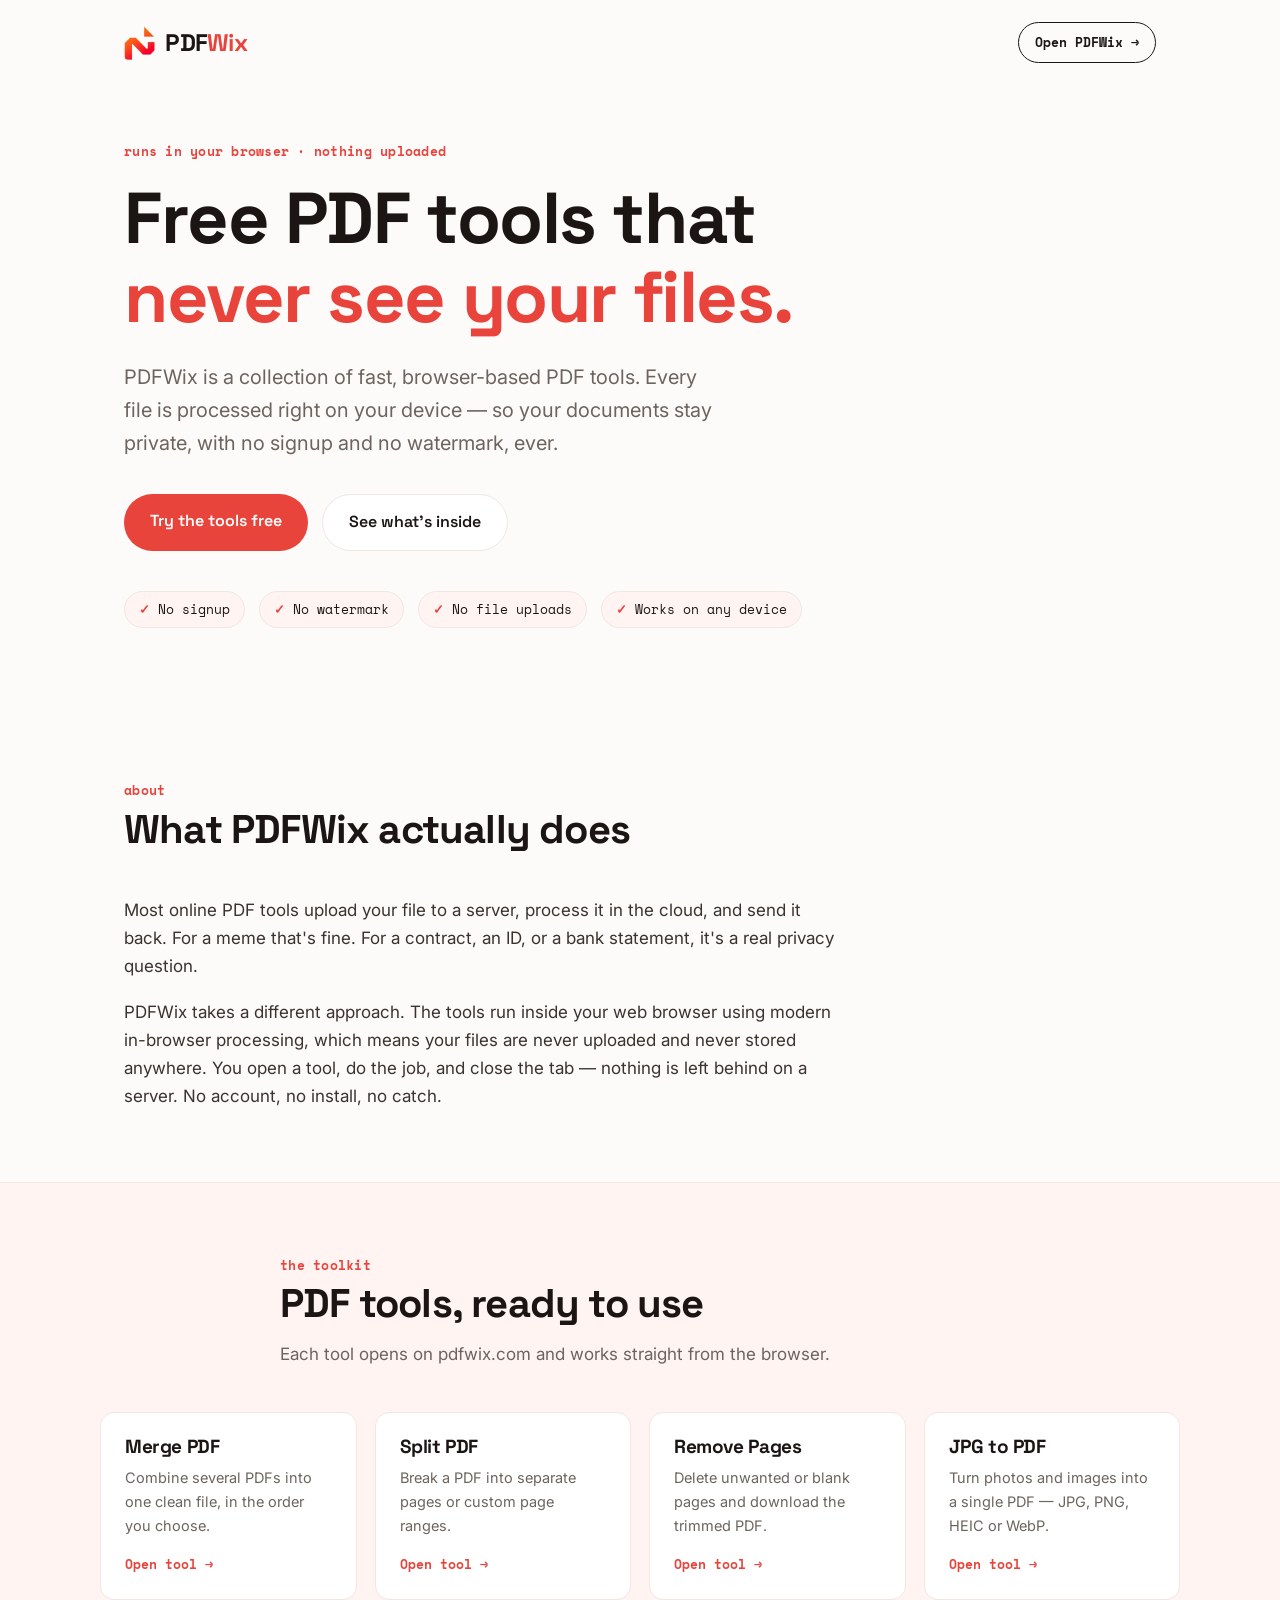
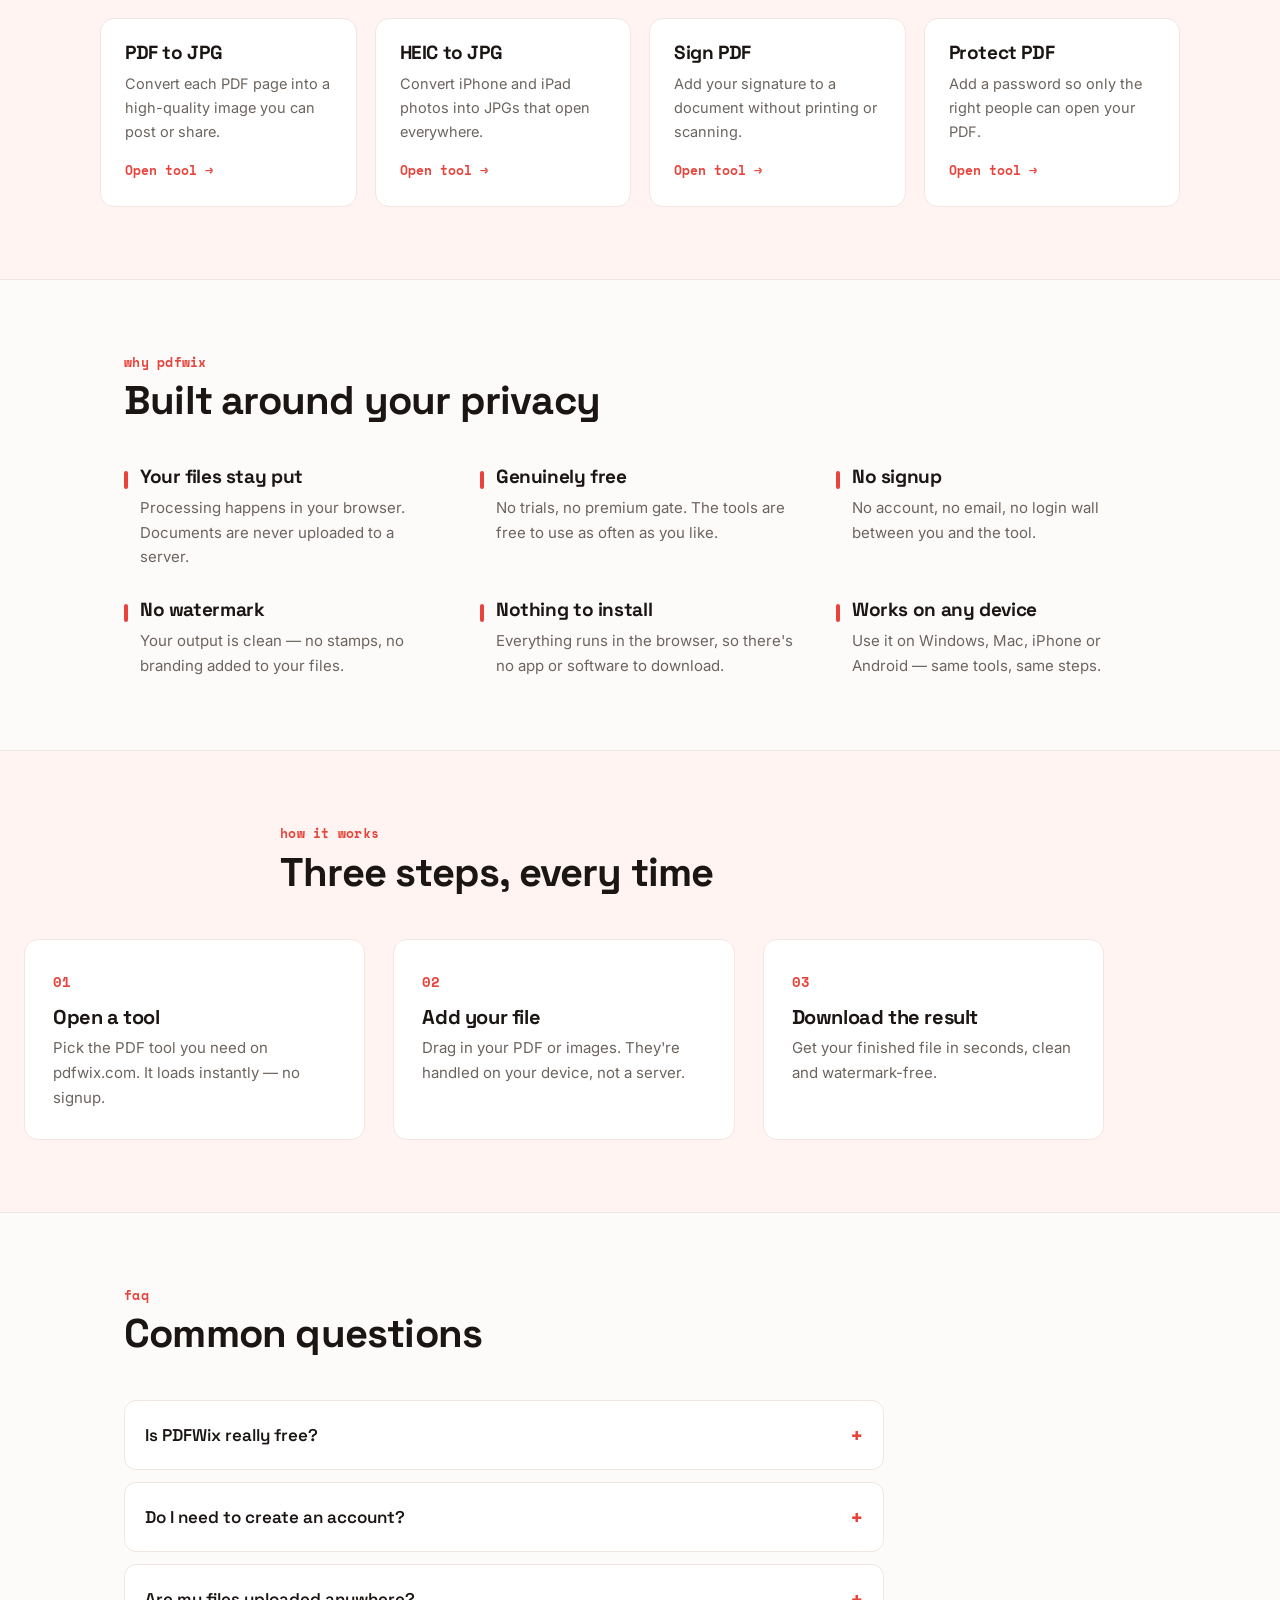
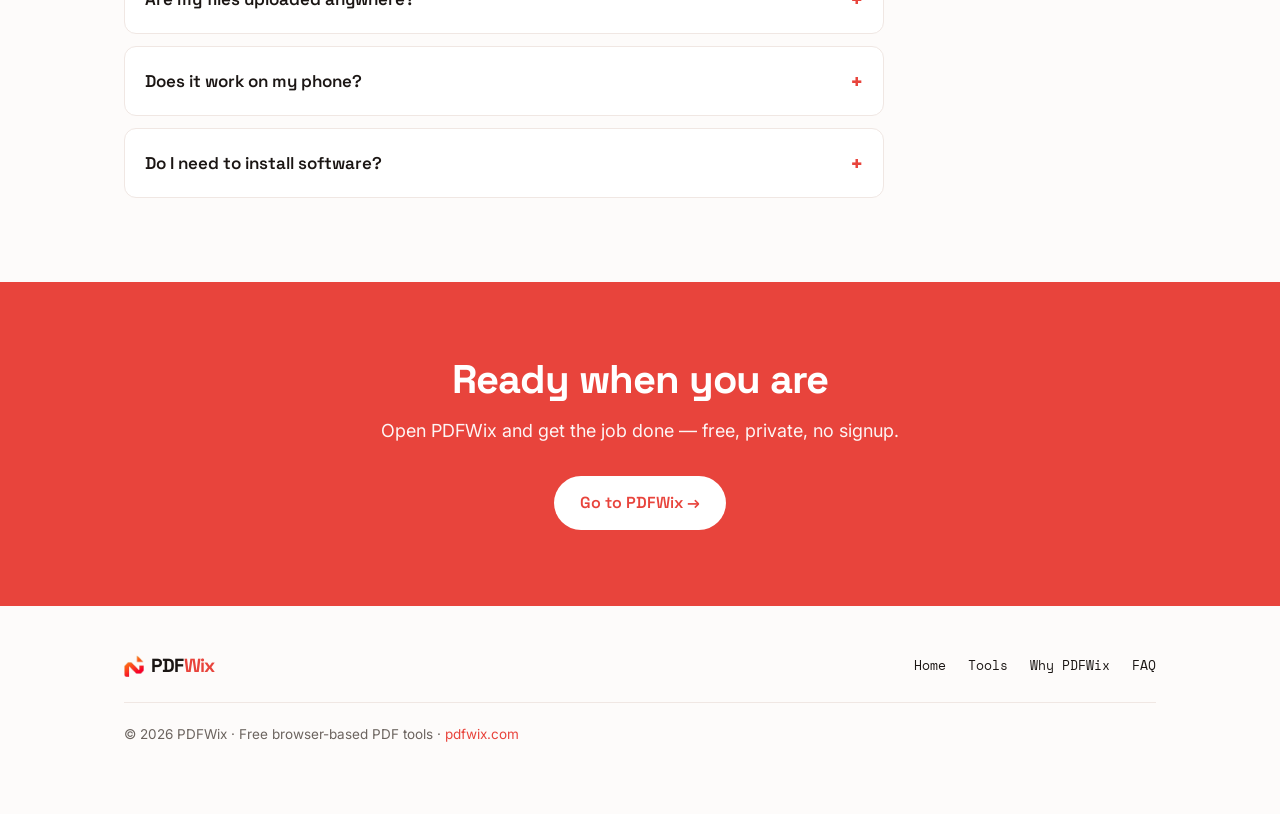
<file: index.html>
<!DOCTYPE html>
<html lang="en">
<head>
<meta charset="UTF-8">
<meta name="viewport" content="width=device-width, initial-scale=1.0">

<title>PDFWix — Free Online PDF Tools (No Signup, No Watermark, 100% Private)</title>
<meta name="description" content="Free browser-based PDF tools — merge, split, sign, protect, and convert PDFs and images. No signup, no watermark, and your files never leave your device.">
<meta name="robots" content="index, follow">

<!-- Canonical: GitHub Pages URL for username "pdfwix", repo "pdfwix" -->
<link rel="canonical" href="https://pdfwix.github.io/pdfwix/">

<!-- Open Graph -->
<meta property="og:type" content="website">
<meta property="og:site_name" content="PDFWix">
<meta property="og:title" content="PDFWix — Free Online PDF Tools That Never See Your Files">
<meta property="og:description" content="Merge, split, remove pages, sign, protect, and convert PDFs and images — free, no signup, no watermark, all in your browser.">
<meta property="og:url" content="https://pdfwix.github.io/pdfwix/">
<meta property="og:image" content="https://pdfwix.github.io/pdfwix/pdfwix-logo.png">

<!-- Twitter -->
<meta name="twitter:card" content="summary">
<meta name="twitter:title" content="PDFWix — Free Online PDF Tools (No Signup, No Watermark)">
<meta name="twitter:description" content="Browser-based PDF tools that process files on your device. Free, private, no signup.">
<meta name="twitter:image" content="https://pdfwix.github.io/pdfwix/pdfwix-logo.png">

<meta name="theme-color" content="#e8443c">

<link rel="icon" type="image/png" href="pdfwix-logo.png">
<link rel="apple-touch-icon" href="pdfwix-logo.png">

<!-- Fonts -->
<link rel="preconnect" href="https://fonts.googleapis.com">
<link rel="preconnect" href="https://fonts.gstatic.com" crossorigin>
<link href="https://fonts.googleapis.com/css2?family=Space+Grotesk:wght@500;600;700&family=Inter:wght@400;500;600&family=Space+Mono:wght@400;700&display=swap" rel="stylesheet">

<link rel="stylesheet" href="style.css">

<!-- Ahrefs Web Analytics -->
<script src="https://analytics.ahrefs.com/analytics.js" data-key="qeizKVPBW+qznURie7PE/Q" async></script>

<!-- Structured data -->
<script type="application/ld+json">
{
  "@context": "https://schema.org",
  "@type": "Organization",
  "name": "PDFWix",
  "url": "https://www.pdfwix.com/",
  "logo": "https://www.pdfwix.com/android-chrome-512x512.png",
  "description": "PDFWix offers free, browser-based PDF tools. Files are processed entirely in the browser and never uploaded to a server."
}
</script>
<script type="application/ld+json">
{
  "@context": "https://schema.org",
  "@type": "WebSite",
  "name": "PDFWix",
  "url": "https://www.pdfwix.com/"
}
</script>
</head>

<body>

<a class="skip-link" href="#main">Skip to content</a>

<header class="site-header">
  <a class="brand" href="https://www.pdfwix.com/" rel="noopener">
    <img class="brand-logo" src="pdfwix-logo.png" alt="PDFWix logo" width="34" height="37">
    <span class="brand-mark">PDF<span class="brand-accent">Wix</span></span>
  </a>
  <a class="header-cta" href="https://www.pdfwix.com/" rel="noopener">Open PDFWix &rarr;</a>
</header>

<main id="main">

  <!-- HERO -->
  <section class="hero">
    <p class="eyebrow">runs in your browser · nothing uploaded</p>
    <h1>Free PDF tools that<br><span class="hl">never see your files.</span></h1>
    <p class="lede">
      PDFWix is a collection of fast, browser-based PDF tools. Every file is processed
      right on your device &mdash; so your documents stay private, with no signup and
      no watermark, ever.
    </p>
    <div class="hero-actions">
      <a class="btn btn-primary" href="https://www.pdfwix.com/" rel="noopener">Try the tools free</a>
      <a class="btn btn-ghost" href="#tools">See what's inside</a>
    </div>
    <ul class="hero-badges">
      <li>No signup</li>
      <li>No watermark</li>
      <li>No file uploads</li>
      <li>Works on any device</li>
    </ul>
  </section>

  <!-- ABOUT -->
  <section class="band" id="about">
    <div class="band-head">
      <p class="eyebrow">about</p>
      <h2>What PDFWix actually does</h2>
    </div>
    <div class="prose">
      <p>
        Most online PDF tools upload your file to a server, process it in the cloud,
        and send it back. For a meme that's fine. For a contract, an ID, or a bank
        statement, it's a real privacy question.
      </p>
      <p>
        PDFWix takes a different approach. The tools run inside your web browser using
        modern in-browser processing, which means your files are never uploaded and
        never stored anywhere. You open a tool, do the job, and close the tab &mdash;
        nothing is left behind on a server. No account, no install, no catch.
      </p>
    </div>
  </section>

  <!-- TOOLS -->
  <section class="band band-tint" id="tools">
    <div class="band-head">
      <p class="eyebrow">the toolkit</p>
      <h2>PDF tools, ready to use</h2>
      <p class="band-sub">Each tool opens on pdfwix.com and works straight from the browser.</p>
    </div>

    <div class="tool-grid">
      <a class="tool-card" href="https://www.pdfwix.com/merge-pdf" rel="noopener">
        <h3>Merge PDF</h3>
        <p>Combine several PDFs into one clean file, in the order you choose.</p>
        <span class="tool-go">Open tool &rarr;</span>
      </a>
      <a class="tool-card" href="https://www.pdfwix.com/split-pdf" rel="noopener">
        <h3>Split PDF</h3>
        <p>Break a PDF into separate pages or custom page ranges.</p>
        <span class="tool-go">Open tool &rarr;</span>
      </a>
      <a class="tool-card" href="https://www.pdfwix.com/remove-pages" rel="noopener">
        <h3>Remove Pages</h3>
        <p>Delete unwanted or blank pages and download the trimmed PDF.</p>
        <span class="tool-go">Open tool &rarr;</span>
      </a>
      <a class="tool-card" href="https://www.pdfwix.com/jpg-to-pdf" rel="noopener">
        <h3>JPG to PDF</h3>
        <p>Turn photos and images into a single PDF &mdash; JPG, PNG, HEIC or WebP.</p>
        <span class="tool-go">Open tool &rarr;</span>
      </a>
      <a class="tool-card" href="https://www.pdfwix.com/pdf-to-jpg" rel="noopener">
        <h3>PDF to JPG</h3>
        <p>Convert each PDF page into a high-quality image you can post or share.</p>
        <span class="tool-go">Open tool &rarr;</span>
      </a>
      <a class="tool-card" href="https://www.pdfwix.com/heic-to-jpg" rel="noopener">
        <h3>HEIC to JPG</h3>
        <p>Convert iPhone and iPad photos into JPGs that open everywhere.</p>
        <span class="tool-go">Open tool &rarr;</span>
      </a>
      <a class="tool-card" href="https://www.pdfwix.com/sign-pdf" rel="noopener">
        <h3>Sign PDF</h3>
        <p>Add your signature to a document without printing or scanning.</p>
        <span class="tool-go">Open tool &rarr;</span>
      </a>
      <a class="tool-card" href="https://www.pdfwix.com/protect-pdf" rel="noopener">
        <h3>Protect PDF</h3>
        <p>Add a password so only the right people can open your PDF.</p>
        <span class="tool-go">Open tool &rarr;</span>
      </a>
    </div>
  </section>

  <!-- WHY -->
  <section class="band" id="why">
    <div class="band-head">
      <p class="eyebrow">why pdfwix</p>
      <h2>Built around your privacy</h2>
    </div>
    <div class="feature-grid">
      <div class="feature">
        <h3>Your files stay put</h3>
        <p>Processing happens in your browser. Documents are never uploaded to a server.</p>
      </div>
      <div class="feature">
        <h3>Genuinely free</h3>
        <p>No trials, no premium gate. The tools are free to use as often as you like.</p>
      </div>
      <div class="feature">
        <h3>No signup</h3>
        <p>No account, no email, no login wall between you and the tool.</p>
      </div>
      <div class="feature">
        <h3>No watermark</h3>
        <p>Your output is clean &mdash; no stamps, no branding added to your files.</p>
      </div>
      <div class="feature">
        <h3>Nothing to install</h3>
        <p>Everything runs in the browser, so there's no app or software to download.</p>
      </div>
      <div class="feature">
        <h3>Works on any device</h3>
        <p>Use it on Windows, Mac, iPhone or Android &mdash; same tools, same steps.</p>
      </div>
    </div>
  </section>

  <!-- HOW -->
  <section class="band band-tint" id="how">
    <div class="band-head">
      <p class="eyebrow">how it works</p>
      <h2>Three steps, every time</h2>
    </div>
    <ol class="steps">
      <li>
        <span class="step-num">01</span>
        <h3>Open a tool</h3>
        <p>Pick the PDF tool you need on pdfwix.com. It loads instantly &mdash; no signup.</p>
      </li>
      <li>
        <span class="step-num">02</span>
        <h3>Add your file</h3>
        <p>Drag in your PDF or images. They're handled on your device, not a server.</p>
      </li>
      <li>
        <span class="step-num">03</span>
        <h3>Download the result</h3>
        <p>Get your finished file in seconds, clean and watermark-free.</p>
      </li>
    </ol>
  </section>

  <!-- FAQ -->
  <section class="band" id="faq">
    <div class="band-head">
      <p class="eyebrow">faq</p>
      <h2>Common questions</h2>
    </div>
    <div class="faq">
      <details>
        <summary>Is PDFWix really free?</summary>
        <p>Yes. The tools are free to use with no trial, no premium upsell, and no watermark on your files.</p>
      </details>
      <details>
        <summary>Do I need to create an account?</summary>
        <p>No. There's no signup and no login. Open a tool and start working straight away.</p>
      </details>
      <details>
        <summary>Are my files uploaded anywhere?</summary>
        <p>No. PDFWix processes files inside your browser, so your documents never leave your device.</p>
      </details>
      <details>
        <summary>Does it work on my phone?</summary>
        <p>Yes. The tools run in mobile browsers on iPhone and Android, as well as on Windows and Mac.</p>
      </details>
      <details>
        <summary>Do I need to install software?</summary>
        <p>No. Everything runs in the browser &mdash; there's nothing to download or update.</p>
      </details>
    </div>
  </section>

  <!-- CTA -->
  <section class="cta-band">
    <h2>Ready when you are</h2>
    <p>Open PDFWix and get the job done &mdash; free, private, no signup.</p>
    <a class="btn btn-light" href="https://www.pdfwix.com/" rel="noopener">Go to PDFWix &rarr;</a>
  </section>

</main>

<footer class="site-footer">
  <div class="footer-row">
    <span class="brand-mark small"><img class="brand-logo small" src="pdfwix-logo.png" alt="PDFWix logo" width="22" height="24">PDF<span class="brand-accent">Wix</span></span>
    <nav class="footer-nav">
      <a href="https://www.pdfwix.com/" rel="noopener">Home</a>
      <a href="#tools">Tools</a>
      <a href="#why">Why PDFWix</a>
      <a href="#faq">FAQ</a>
    </nav>
  </div>
  <p class="footer-note">&copy; <span id="year">2026</span> PDFWix &middot; Free browser-based PDF tools &middot; <a href="https://www.pdfwix.com/" rel="noopener">pdfwix.com</a></p>
</footer>

<script>
  document.getElementById('year').textContent = new Date().getFullYear();

  if (!window.matchMedia('(prefers-reduced-motion: reduce)').matches) {
    const io = new IntersectionObserver((entries) => {
      entries.forEach((e) => { if (e.isIntersecting) { e.target.classList.add('in'); io.unobserve(e.target); } });
    }, { threshold: 0.12 });
    document.querySelectorAll('.band, .cta-band').forEach((el) => { el.classList.add('reveal'); io.observe(el); });
  }
</script>

</body>
</html>
</file>
<file: style.css>
/* ============================================================
   PDFWix — GitHub Pages
   Palette and type are derived from the PDFWix brand:
   the signature red, soft blush tints, and a mono accent that
   nods to the "runs in your browser" nature of the tools.
   ============================================================ */

:root {
  --ink:      #1b1614;
  --red:      #e8443c;
  --red-dark: #c2332c;
  --blush:    #fff4f2;
  --paper:    #fdfbfa;
  --card:     #ffffff;
  --muted:    #6c645f;
  --line:     #f0e7e3;

  --display: 'Space Grotesk', system-ui, sans-serif;
  --body:    'Inter', system-ui, sans-serif;
  --mono:    'Space Mono', ui-monospace, monospace;

  --maxw: 1080px;
  --radius: 14px;
}

* { box-sizing: border-box; }

html { scroll-behavior: smooth; }

body {
  margin: 0;
  font-family: var(--body);
  color: var(--ink);
  background: var(--paper);
  line-height: 1.65;
  -webkit-font-smoothing: antialiased;
}

h1, h2, h3 { font-family: var(--display); line-height: 1.1; margin: 0; letter-spacing: -0.02em; }

a { color: var(--red); text-decoration: none; }
a:hover { color: var(--red-dark); }

img { max-width: 100%; }

.skip-link {
  position: absolute; left: -999px; top: 0;
  background: var(--ink); color: #fff; padding: 10px 16px; z-index: 100; border-radius: 0 0 8px 0;
}
.skip-link:focus { left: 0; color: #fff; }

/* ---------- Header ---------- */
.site-header {
  display: flex; align-items: center; justify-content: space-between;
  max-width: var(--maxw); margin: 0 auto; padding: 22px 24px;
}
.brand { display: inline-flex; align-items: center; gap: 10px; }
.brand-logo { display: block; height: 34px; width: auto; }
.brand-logo.small { height: 22px; margin-right: 7px; vertical-align: middle; }
.brand-mark { font-family: var(--display); font-weight: 700; font-size: 24px; color: var(--ink); letter-spacing: -0.03em; }
.brand-mark.small { font-size: 19px; display: inline-flex; align-items: center; }
.brand-accent { color: var(--red); }
.header-cta {
  font-family: var(--mono); font-size: 13px; font-weight: 700; color: var(--ink);
  border: 1.5px solid var(--ink); padding: 9px 16px; border-radius: 999px; transition: all .18s ease;
}
.header-cta:hover { background: var(--ink); color: #fff; }

/* ---------- Shared section ---------- */
.band { max-width: var(--maxw); margin: 0 auto; padding: 72px 24px; }
.band-tint { max-width: none; background: var(--blush); border-top: 1px solid var(--line); border-bottom: 1px solid var(--line); }
.band-tint > * { max-width: var(--maxw); margin-left: auto; margin-right: auto; }
.band-head { max-width: 720px; margin-bottom: 44px; }
.band-head h2 { font-size: clamp(28px, 4vw, 40px); margin-top: 6px; }
.band-sub { color: var(--muted); margin-top: 14px; font-size: 17px; }

.eyebrow {
  font-family: var(--mono); font-size: 13px; font-weight: 700; color: var(--red);
  letter-spacing: 0.02em; margin: 0; text-transform: lowercase;
}

.prose { max-width: 720px; }
.prose p { font-size: 17px; color: #3a332f; margin: 0 0 18px; }
.prose p:last-child { margin-bottom: 0; }

/* ---------- Hero ---------- */
.hero {
  max-width: var(--maxw); margin: 0 auto; padding: 56px 24px 80px;
}
.hero h1 {
  font-size: clamp(38px, 7vw, 72px); font-weight: 700; margin: 16px 0 0;
}
.hero .hl { color: var(--red); }
.hero .lede {
  max-width: 600px; font-size: clamp(17px, 2.2vw, 20px); color: var(--muted); margin: 24px 0 0;
}
.hero-actions { display: flex; flex-wrap: wrap; gap: 14px; margin-top: 34px; }

.btn {
  display: inline-block; font-family: var(--display); font-weight: 600; font-size: 16px;
  padding: 14px 26px; border-radius: 999px; transition: transform .15s ease, background .18s ease, color .18s ease;
}
.btn-primary { background: var(--red); color: #fff; }
.btn-primary:hover { background: var(--red-dark); color: #fff; transform: translateY(-2px); }
.btn-ghost { color: var(--ink); border: 1.5px solid var(--line); background: var(--card); }
.btn-ghost:hover { color: var(--ink); border-color: var(--ink); transform: translateY(-2px); }
.btn-light { background: #fff; color: var(--red); }
.btn-light:hover { background: #fff; color: var(--red-dark); transform: translateY(-2px); }

.hero-badges {
  list-style: none; padding: 0; margin: 40px 0 0; display: flex; flex-wrap: wrap; gap: 10px 14px;
}
.hero-badges li {
  font-family: var(--mono); font-size: 13px; color: var(--ink);
  background: var(--blush); border: 1px solid var(--line); padding: 7px 14px; border-radius: 999px;
}
.hero-badges li::before { content: "✓ "; color: var(--red); font-weight: 700; }

/* ---------- Tools grid ---------- */
.tool-grid {
  display: grid; grid-template-columns: repeat(4, 1fr); gap: 18px;
}
.tool-card {
  display: flex; flex-direction: column; background: var(--card); color: var(--ink);
  border: 1px solid var(--line); border-radius: var(--radius); padding: 24px;
  transition: transform .16s ease, box-shadow .16s ease, border-color .16s ease;
}
.tool-card:hover {
  transform: translateY(-4px); color: var(--ink);
  border-color: #f3cfca; box-shadow: 0 14px 30px -16px rgba(226, 51, 44, .35);
}
.tool-card h3 { font-size: 19px; margin-bottom: 8px; }
.tool-card p { margin: 0; color: var(--muted); font-size: 14.5px; flex: 1; }
.tool-go {
  font-family: var(--mono); font-size: 13px; font-weight: 700; color: var(--red); margin-top: 16px;
}

/* ---------- Why / features ---------- */
.feature-grid { display: grid; grid-template-columns: repeat(3, 1fr); gap: 30px 36px; }
.feature h3 { font-size: 19px; margin-bottom: 8px; padding-left: 16px; position: relative; }
.feature h3::before {
  content: ""; position: absolute; left: 0; top: 4px; width: 4px; height: 18px;
  background: var(--red); border-radius: 2px;
}
.feature p { margin: 0; color: var(--muted); font-size: 15px; padding-left: 16px; }

/* ---------- Steps ---------- */
.steps { list-style: none; padding: 0; margin: 0; display: grid; grid-template-columns: repeat(3, 1fr); gap: 28px; counter-reset: none; }
.steps li { background: var(--card); border: 1px solid var(--line); border-radius: var(--radius); padding: 28px; }
.step-num { font-family: var(--mono); font-weight: 700; font-size: 14px; color: var(--red); }
.steps h3 { font-size: 20px; margin: 12px 0 8px; }
.steps p { margin: 0; color: var(--muted); font-size: 15px; }

/* ---------- FAQ ---------- */
.faq { max-width: 760px; }
.faq details {
  border: 1px solid var(--line); border-radius: 12px; padding: 4px 20px; margin-bottom: 12px; background: var(--card);
}
.faq summary {
  font-family: var(--display); font-weight: 600; font-size: 17px; cursor: pointer; padding: 16px 0; list-style: none;
  display: flex; justify-content: space-between; align-items: center;
}
.faq summary::-webkit-details-marker { display: none; }
.faq summary::after { content: "+"; color: var(--red); font-size: 22px; font-family: var(--mono); line-height: 1; }
.faq details[open] summary::after { content: "−"; }
.faq details p { margin: 0 0 18px; color: var(--muted); font-size: 15.5px; }

/* ---------- CTA band ---------- */
.cta-band {
  background: var(--red); color: #fff; text-align: center; padding: 76px 24px;
}
.cta-band h2 { font-size: clamp(28px, 4vw, 40px); }
.cta-band p { font-size: 18px; margin: 14px 0 30px; opacity: .95; }

/* ---------- Footer ---------- */
.site-footer { max-width: var(--maxw); margin: 0 auto; padding: 44px 24px 56px; }
.footer-row { display: flex; align-items: center; justify-content: space-between; flex-wrap: wrap; gap: 16px; padding-bottom: 20px; border-bottom: 1px solid var(--line); }
.footer-nav { display: flex; flex-wrap: wrap; gap: 22px; }
.footer-nav a { font-family: var(--mono); font-size: 13px; color: var(--ink); }
.footer-nav a:hover { color: var(--red); }
.footer-note { color: var(--muted); font-size: 13.5px; margin-top: 20px; }

/* ---------- Reveal animation ---------- */
.reveal { opacity: 0; transform: translateY(18px); transition: opacity .6s ease, transform .6s ease; }
.reveal.in { opacity: 1; transform: none; }

/* ---------- Focus visibility ---------- */
a:focus-visible, .btn:focus-visible, summary:focus-visible {
  outline: 3px solid var(--red); outline-offset: 3px; border-radius: 4px;
}

/* ---------- Responsive ---------- */
@media (max-width: 900px) {
  .tool-grid { grid-template-columns: repeat(2, 1fr); }
  .feature-grid { grid-template-columns: repeat(2, 1fr); }
  .steps { grid-template-columns: 1fr; }
}
@media (max-width: 560px) {
  .band { padding: 56px 20px; }
  .tool-grid { grid-template-columns: 1fr; }
  .feature-grid { grid-template-columns: 1fr; }
  .hero { padding: 40px 20px 64px; }
  .header-cta { display: none; }
  .footer-row { flex-direction: column; align-items: flex-start; }
}

@media (prefers-reduced-motion: reduce) {
  * { scroll-behavior: auto; }
  .reveal { opacity: 1; transform: none; transition: none; }
  .btn:hover, .tool-card:hover { transform: none; }
}
</file>
